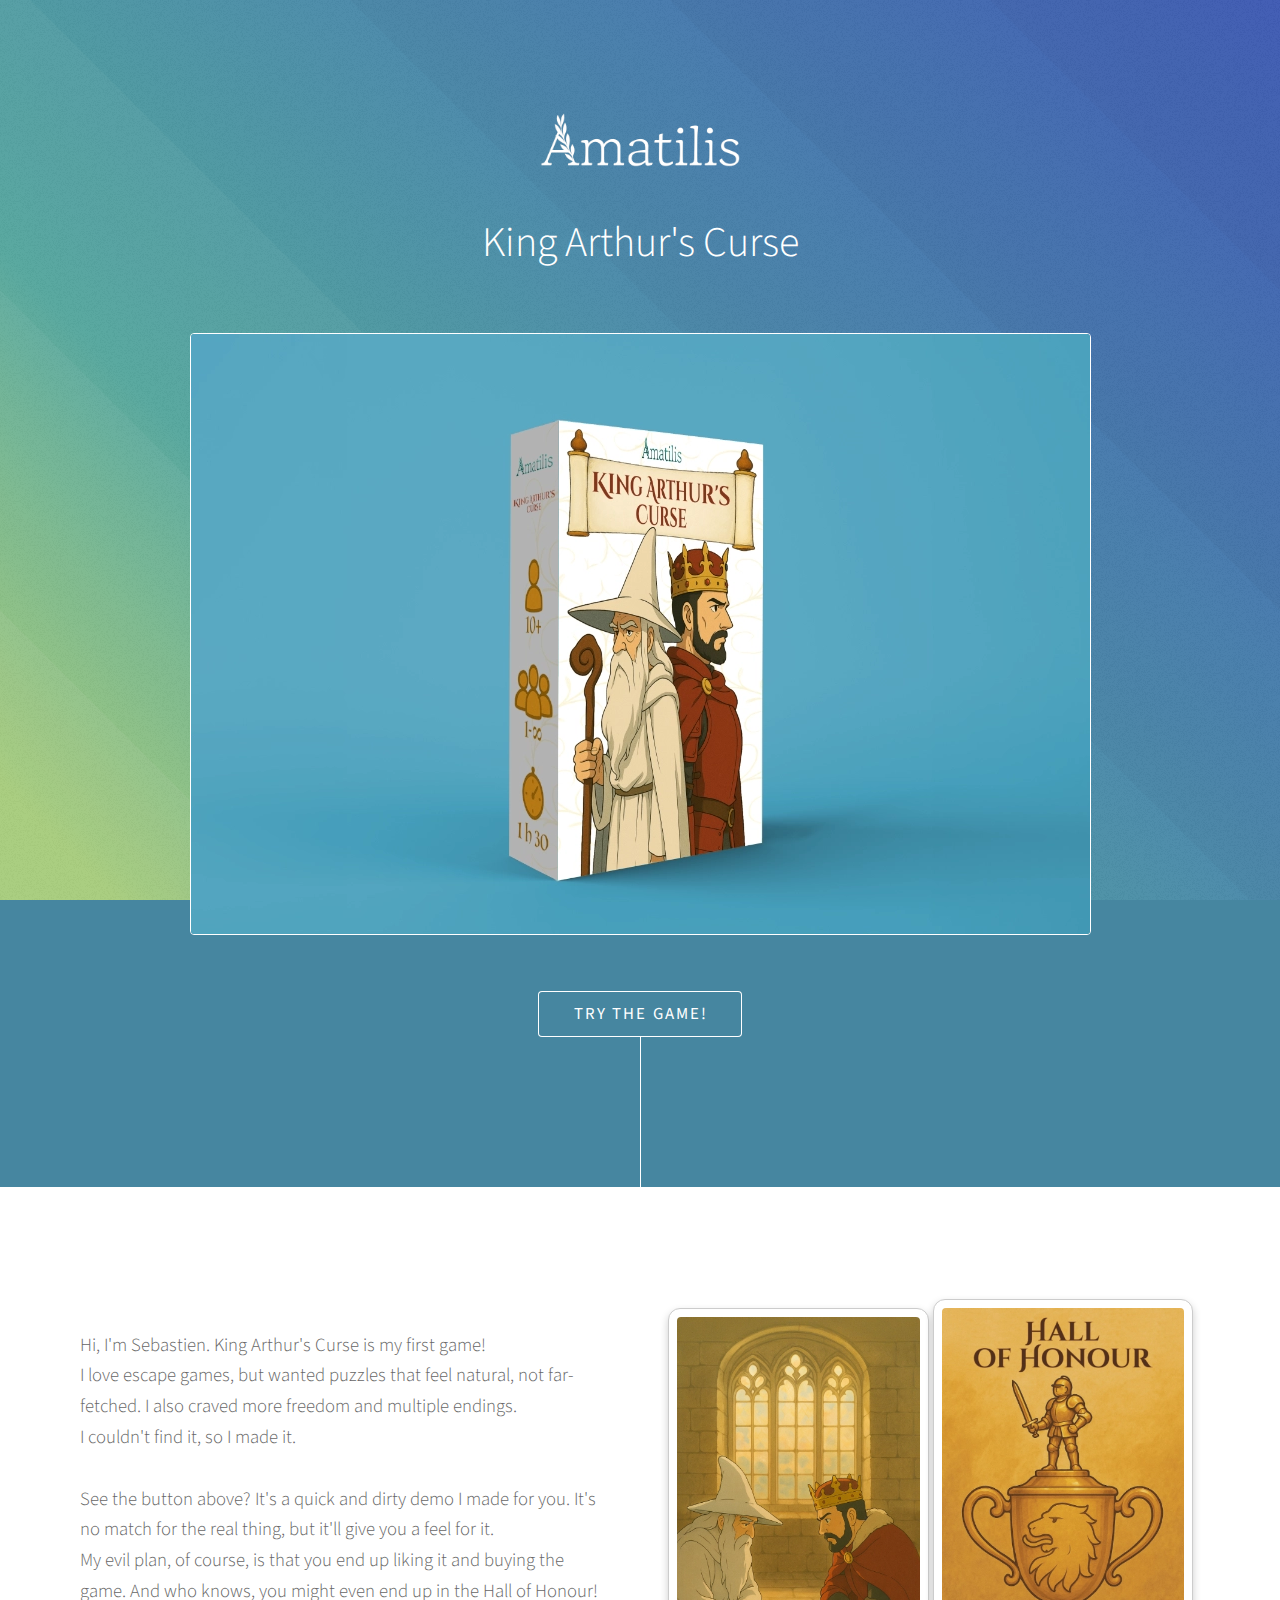
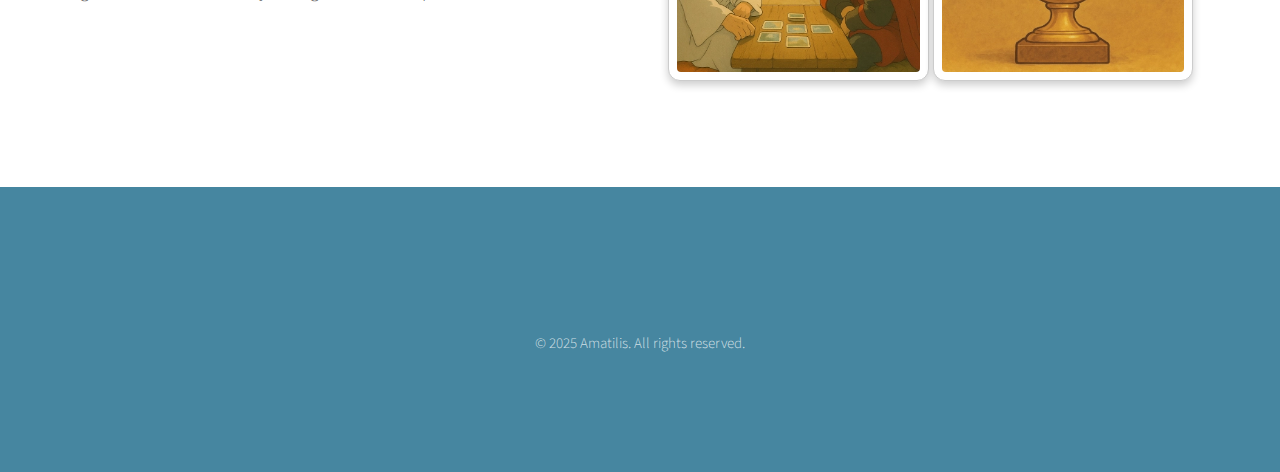
<file: index.html>
<!DOCTYPE HTML>
<html>
	<head>
		<title>Amatilis</title>
		<meta charset="utf-8" />
		<meta name="viewport" content="width=device-width, initial-scale=1, user-scalable=no" />
		<link rel="stylesheet" href="assets/css/main.css" />
		<link rel="stylesheet" href="assets/css/sb_added.css" />
		<noscript><link rel="stylesheet" href="assets/css/noscript.css" /></noscript>
	</head>
	<body class="is-preload">



		<!-- Header -->
			<section id="header">
				<div class="inner">

					<div class="box alt">
						<img src="images/logo - white - SD.webp" width=200 alt="Logo of the company Amatilis" />
					</div>
					<!-- <span class="icon solid major fa-cloud"></span> -->
					<h1>
						King Arthur's Curse
					</h1>
					<br/>
					<br/>
					<div class="box alt">
							<img class="image" style="max-width: 80%; height:auto; border: solid 1px; border-color: #ffffff;" src="images/mockup-box-4 - SD.webp" alt="Box of the game King Arthus's Curse, by Amatilis" />
					</div>

					<!-- <ul class="actions special">
						<li><a href="#one" class="button scrolly">Discover</a></li>
					</ul> -->
					<ul class="actions special">
						<a href="/demo/" class="button">Try the game!</a>
					</ul>
				</div>
			</section>

		<!-- One -->
			<section id="one" class="main style1">
				<div class="container">
					<div class="row gtr-150">
						<div class="col-6 col-12-medium">
							<p><br/>Hi, I'm Sebastien. King Arthur's Curse is my first game!<br/>
								I love escape games, but wanted puzzles that feel natural, not far-fetched. I also craved more freedom and multiple endings. <br/>
								I couldn't find it, so I made it. <br/><br/>
								
								See the button above? It's a quick and dirty demo I made for you. It's no match for the real thing, but it'll give you a feel for it. <br/>

								My evil plan, of course, is that you end up liking it and buying the game. And who knows, you might even end up in the Hall of Honour!
						</div>
						<div class="col-6 col-12-medium imp-medium">
							<div class="card-frame" style="max-width: 49%">
								<span class="image"><img style="width: 100%" src="images/COVER-003.webp" alt="First card from the game King Arthur's Curse, by Amatilis" /></span>
							</div>
							<div class="card-frame"  style="max-width: 49%"">
								<span class="image"><img style="width: 100%" src="images/hall_of_honour.webp" alt="Card Hall of Honour, from the game King Arthur's Curse, by Amatilis" /></span>
							</div>
							<br/><br/>
						</div>
					</div>
				</div>
			</section>


		<!-- Footer -->
			<section id="footer">
				<!-- <ul class="icons">
					<li><a href="#" class="icon brands alt fa-twitter"><span class="label">Twitter</span></a></li>
					<li><a href="#" class="icon brands alt fa-facebook-f"><span class="label">Facebook</span></a></li>
					<li><a href="#" class="icon brands alt fa-instagram"><span class="label">Instagram</span></a></li>
					<li><a href="#" class="icon brands alt fa-github"><span class="label">GitHub</span></a></li>
					<li><a href="#" class="icon solid alt fa-envelope"><span class="label">Email</span></a></li>
				</ul> -->
				<ul class="copyright">
					<li>&copy; 2025 Amatilis. All rights reserved.</li></li>
				</ul>
			</section>

		<!-- Scripts -->
			<script src="assets/js/jquery.min.js"></script>
			<script src="assets/js/jquery.scrolly.min.js"></script>
			<script src="assets/js/browser.min.js"></script>
			<script src="assets/js/breakpoints.min.js"></script>
			<script src="assets/js/util.js"></script>
			<script src="assets/js/main.js"></script>

	</body>
</html>
</file>
<file: assets/css/sb_added.css>
.card-frame {
	display: inline-block;
	line-height: 0;
	padding: 8px;
	background: white;
	border: 1px solid #ccc;
	border-radius: 12px;
	box-shadow: 0 4px 8px rgba(0, 0, 0, 0.2);
  }
</file>
<file: assets/css/noscript.css>
/*
	Photon by HTML5 UP
	html5up.net | @ajlkn
	Free for personal and commercial use under the CCA 3.0 license (html5up.net/license)
*/

/* Header */

	body.is-preload #header .inner {
		-moz-transform: none;
		-webkit-transform: none;
		-ms-transform: none;
		transform: none;
		opacity: 1;
	}

		body.is-preload #header .inner .actions {
			-moz-transform: none;
			-webkit-transform: none;
			-ms-transform: none;
			transform: none;
			opacity: 1;
		}

	body.is-preload #header:after {
		opacity: 0;
	}
</file>
<file: assets/css/main.css>
@import url("fontawesome-all.min.css");
@import url("https://fonts.googleapis.com/css?family=Source+Sans+Pro:300,300italic,400,400italic");

/*
	Photon by HTML5 UP
	html5up.net | @ajlkn
	Free for personal and commercial use under the CCA 3.0 license (html5up.net/license)
*/

html, body, div, span, applet, object,
iframe, h1, h2, h3, h4, h5, h6, p, blockquote,
pre, a, abbr, acronym, address, big, cite,
code, del, dfn, em, img, ins, kbd, q, s, samp,
small, strike, strong, sub, sup, tt, var, b,
u, i, center, dl, dt, dd, ol, ul, li, fieldset,
form, label, legend, table, caption, tbody,
tfoot, thead, tr, th, td, article, aside,
canvas, details, embed, figure, figcaption,
footer, header, hgroup, menu, nav, output, ruby,
section, summary, time, mark, audio, video {
	margin: 0;
	padding: 0;
	border: 0;
	font-size: 100%;
	font: inherit;
	vertical-align: baseline;}

article, aside, details, figcaption, figure,
footer, header, hgroup, menu, nav, section {
	display: block;}

body {
	line-height: 1;
}

ol, ul {
	list-style: none;
}

blockquote, q {
	quotes: none;
}

	blockquote:before, blockquote:after, q:before, q:after {
		content: '';
		content: none;
	}

table {
	border-collapse: collapse;
	border-spacing: 0;
}

body {
	-webkit-text-size-adjust: none;
}

mark {
	background-color: transparent;
	color: inherit;
}

input::-moz-focus-inner {
	border: 0;
	padding: 0;
}

input, select, textarea {
	-moz-appearance: none;
	-webkit-appearance: none;
	-ms-appearance: none;
	appearance: none;
}

/* Basic */

	html {
		box-sizing: border-box;
	}

	*, *:before, *:after {
		box-sizing: inherit;
	}

	body {
		background: #fff;
	}

		body.is-preload *, body.is-preload *:before, body.is-preload *:after {
			-moz-animation: none !important;
			-webkit-animation: none !important;
			-ms-animation: none !important;
			animation: none !important;
			-moz-transition: none !important;
			-webkit-transition: none !important;
			-ms-transition: none !important;
			transition: none !important;
		}

	body, input, select, textarea {
		color: #666;
		font-family: "Source Sans Pro", Helvetica, sans-serif;
		font-size: 16pt;
		font-weight: 300;
		line-height: 1.65em;
	}

	a {
		-moz-transition: color 0.2s ease-in-out, border-color 0.2s ease-in-out;
		-webkit-transition: color 0.2s ease-in-out, border-color 0.2s ease-in-out;
		-ms-transition: color 0.2s ease-in-out, border-color 0.2s ease-in-out;
		transition: color 0.2s ease-in-out, border-color 0.2s ease-in-out;
		border-bottom: dotted 1px #666;
		color: inherit;
		text-decoration: none;
	}

		a:hover {
			border-bottom-color: transparent !important;
			color: #6bd4c8;
		}

	strong, b {
		color: #555;
		font-weight: 400;
	}

	em, i {
		font-style: italic;
	}

	p {
		margin: 0 0 2em 0;
	}

	h1, h2, h3, h4, h5, h6 {
		color: #555;
		line-height: 1em;
		margin: 0 0 1em 0;
	}

		h1 a, h2 a, h3 a, h4 a, h5 a, h6 a {
			color: inherit;
			text-decoration: none;
		}

	h1 {
		font-size: 2.25em;
		line-height: 1.35em;
	}

	h2 {
		font-size: 2em;
		line-height: 1.35em;
	}

	h3 {
		font-size: 1.35em;
		line-height: 1.5em;
	}

	h4 {
		font-size: 1.25em;
		line-height: 1.5em;
	}

	h5 {
		font-size: 0.9em;
		line-height: 1.5em;
	}

	h6 {
		font-size: 0.7em;
		line-height: 1.5em;
	}

	sub {
		font-size: 0.8em;
		position: relative;
		top: 0.5em;
	}

	sup {
		font-size: 0.8em;
		position: relative;
		top: -0.5em;
	}

	hr {
		border: 0;
		border-bottom: solid 1px rgba(144, 144, 144, 0.5);
		margin: 2em 0;
	}

		hr.major {
			margin: 3em 0;
		}

	blockquote {
		border-left: solid 4px rgba(144, 144, 144, 0.5);
		font-style: italic;
		margin: 0 0 2em 0;
		padding: 0.5em 0 0.5em 2em;
	}

	code {
		background: rgba(144, 144, 144, 0.075);
		border-radius: 4px;
		border: solid 1px rgba(144, 144, 144, 0.5);
		font-family: "Courier New", monospace;
		font-size: 0.9em;
		margin: 0 0.25em;
		padding: 0.25em 0.65em;
	}

	pre {
		-webkit-overflow-scrolling: touch;
		font-family: "Courier New", monospace;
		font-size: 0.9em;
		margin: 0 0 2em 0;
	}

		pre code {
			display: block;
			line-height: 1.75em;
			padding: 1em 1.5em;
			overflow-x: auto;
		}

	.align-left {
		text-align: left;
	}

	.align-center {
		text-align: center;
	}

	.align-right {
		text-align: right;
	}

/* Container */

	.container {
		margin: 0 auto;
		max-width: calc(100% - 4em);
		width: 60em;
	}

		.container.xsmall {
			width: 15em;
		}

		.container.small {
			width: 30em;
		}

		.container.medium {
			width: 45em;
		}

		.container.large {
			width: 75em;
		}

		.container.xlarge {
			width: 90em;
		}

		.container.max {
			width: 100%;
		}

		@media screen and (max-width: 980px) {

			.container {
				max-width: 100% !important;
				width: 100% !important;
			}

		}

		@media screen and (max-width: 480px) {

			.container {
				max-width: calc(100% - 3em);
			}

		}

/* Row */

	.row {
		display: flex;
		flex-wrap: wrap;
		box-sizing: border-box;
		align-items: stretch;
	}

		.row > * {
			box-sizing: border-box;
		}

		.row.gtr-uniform > * > :last-child {
			margin-bottom: 0;
		}

		.row.aln-left {
			justify-content: flex-start;
		}

		.row.aln-center {
			justify-content: center;
		}

		.row.aln-right {
			justify-content: flex-end;
		}

		.row.aln-top {
			align-items: flex-start;
		}

		.row.aln-middle {
			align-items: center;
		}

		.row.aln-bottom {
			align-items: flex-end;
		}

		.row > .imp {
			order: -1;
		}

		.row > .col-1 {
			width: 8.33333%;
		}

		.row > .off-1 {
			margin-left: 8.33333%;
		}

		.row > .col-2 {
			width: 16.66667%;
		}

		.row > .off-2 {
			margin-left: 16.66667%;
		}

		.row > .col-3 {
			width: 25%;
		}

		.row > .off-3 {
			margin-left: 25%;
		}

		.row > .col-4 {
			width: 33.33333%;
		}

		.row > .off-4 {
			margin-left: 33.33333%;
		}

		.row > .col-5 {
			width: 41.66667%;
		}

		.row > .off-5 {
			margin-left: 41.66667%;
		}

		.row > .col-6 {
			width: 50%;
		}

		.row > .off-6 {
			margin-left: 50%;
		}

		.row > .col-7 {
			width: 58.33333%;
		}

		.row > .off-7 {
			margin-left: 58.33333%;
		}

		.row > .col-8 {
			width: 66.66667%;
		}

		.row > .off-8 {
			margin-left: 66.66667%;
		}

		.row > .col-9 {
			width: 75%;
		}

		.row > .off-9 {
			margin-left: 75%;
		}

		.row > .col-10 {
			width: 83.33333%;
		}

		.row > .off-10 {
			margin-left: 83.33333%;
		}

		.row > .col-11 {
			width: 91.66667%;
		}

		.row > .off-11 {
			margin-left: 91.66667%;
		}

		.row > .col-12 {
			width: 100%;
		}

		.row > .off-12 {
			margin-left: 100%;
		}

		.row.gtr-0 {
			margin-top: 0;
			margin-left: 0em;
		}

			.row.gtr-0 > * {
				padding: 0 0 0 0em;
			}

			.row.gtr-0.gtr-uniform {
				margin-top: 0em;
			}

				.row.gtr-0.gtr-uniform > * {
					padding-top: 0em;
				}

		.row.gtr-25 {
			margin-top: 0;
			margin-left: -0.5em;
		}

			.row.gtr-25 > * {
				padding: 0 0 0 0.5em;
			}

			.row.gtr-25.gtr-uniform {
				margin-top: -0.5em;
			}

				.row.gtr-25.gtr-uniform > * {
					padding-top: 0.5em;
				}

		.row.gtr-50 {
			margin-top: 0;
			margin-left: -1em;
		}

			.row.gtr-50 > * {
				padding: 0 0 0 1em;
			}

			.row.gtr-50.gtr-uniform {
				margin-top: -1em;
			}

				.row.gtr-50.gtr-uniform > * {
					padding-top: 1em;
				}

		.row {
			margin-top: 0;
			margin-left: -2em;
		}

			.row > * {
				padding: 0 0 0 2em;
			}

			.row.gtr-uniform {
				margin-top: -2em;
			}

				.row.gtr-uniform > * {
					padding-top: 2em;
				}

		.row.gtr-150 {
			margin-top: 0;
			margin-left: -3em;
		}

			.row.gtr-150 > * {
				padding: 0 0 0 3em;
			}

			.row.gtr-150.gtr-uniform {
				margin-top: -3em;
			}

				.row.gtr-150.gtr-uniform > * {
					padding-top: 3em;
				}

		.row.gtr-200 {
			margin-top: 0;
			margin-left: -4em;
		}

			.row.gtr-200 > * {
				padding: 0 0 0 4em;
			}

			.row.gtr-200.gtr-uniform {
				margin-top: -4em;
			}

				.row.gtr-200.gtr-uniform > * {
					padding-top: 4em;
				}

		@media screen and (max-width: 1680px) {

			.row {
				display: flex;
				flex-wrap: wrap;
				box-sizing: border-box;
				align-items: stretch;
			}

				.row > * {
					box-sizing: border-box;
				}

				.row.gtr-uniform > * > :last-child {
					margin-bottom: 0;
				}

				.row.aln-left {
					justify-content: flex-start;
				}

				.row.aln-center {
					justify-content: center;
				}

				.row.aln-right {
					justify-content: flex-end;
				}

				.row.aln-top {
					align-items: flex-start;
				}

				.row.aln-middle {
					align-items: center;
				}

				.row.aln-bottom {
					align-items: flex-end;
				}

				.row > .imp-xlarge {
					order: -1;
				}

				.row > .col-1-xlarge {
					width: 8.33333%;
				}

				.row > .off-1-xlarge {
					margin-left: 8.33333%;
				}

				.row > .col-2-xlarge {
					width: 16.66667%;
				}

				.row > .off-2-xlarge {
					margin-left: 16.66667%;
				}

				.row > .col-3-xlarge {
					width: 25%;
				}

				.row > .off-3-xlarge {
					margin-left: 25%;
				}

				.row > .col-4-xlarge {
					width: 33.33333%;
				}

				.row > .off-4-xlarge {
					margin-left: 33.33333%;
				}

				.row > .col-5-xlarge {
					width: 41.66667%;
				}

				.row > .off-5-xlarge {
					margin-left: 41.66667%;
				}

				.row > .col-6-xlarge {
					width: 50%;
				}

				.row > .off-6-xlarge {
					margin-left: 50%;
				}

				.row > .col-7-xlarge {
					width: 58.33333%;
				}

				.row > .off-7-xlarge {
					margin-left: 58.33333%;
				}

				.row > .col-8-xlarge {
					width: 66.66667%;
				}

				.row > .off-8-xlarge {
					margin-left: 66.66667%;
				}

				.row > .col-9-xlarge {
					width: 75%;
				}

				.row > .off-9-xlarge {
					margin-left: 75%;
				}

				.row > .col-10-xlarge {
					width: 83.33333%;
				}

				.row > .off-10-xlarge {
					margin-left: 83.33333%;
				}

				.row > .col-11-xlarge {
					width: 91.66667%;
				}

				.row > .off-11-xlarge {
					margin-left: 91.66667%;
				}

				.row > .col-12-xlarge {
					width: 100%;
				}

				.row > .off-12-xlarge {
					margin-left: 100%;
				}

				.row.gtr-0 {
					margin-top: 0;
					margin-left: 0em;
				}

					.row.gtr-0 > * {
						padding: 0 0 0 0em;
					}

					.row.gtr-0.gtr-uniform {
						margin-top: 0em;
					}

						.row.gtr-0.gtr-uniform > * {
							padding-top: 0em;
						}

				.row.gtr-25 {
					margin-top: 0;
					margin-left: -0.5em;
				}

					.row.gtr-25 > * {
						padding: 0 0 0 0.5em;
					}

					.row.gtr-25.gtr-uniform {
						margin-top: -0.5em;
					}

						.row.gtr-25.gtr-uniform > * {
							padding-top: 0.5em;
						}

				.row.gtr-50 {
					margin-top: 0;
					margin-left: -1em;
				}

					.row.gtr-50 > * {
						padding: 0 0 0 1em;
					}

					.row.gtr-50.gtr-uniform {
						margin-top: -1em;
					}

						.row.gtr-50.gtr-uniform > * {
							padding-top: 1em;
						}

				.row {
					margin-top: 0;
					margin-left: -2em;
				}

					.row > * {
						padding: 0 0 0 2em;
					}

					.row.gtr-uniform {
						margin-top: -2em;
					}

						.row.gtr-uniform > * {
							padding-top: 2em;
						}

				.row.gtr-150 {
					margin-top: 0;
					margin-left: -3em;
				}

					.row.gtr-150 > * {
						padding: 0 0 0 3em;
					}

					.row.gtr-150.gtr-uniform {
						margin-top: -3em;
					}

						.row.gtr-150.gtr-uniform > * {
							padding-top: 3em;
						}

				.row.gtr-200 {
					margin-top: 0;
					margin-left: -4em;
				}

					.row.gtr-200 > * {
						padding: 0 0 0 4em;
					}

					.row.gtr-200.gtr-uniform {
						margin-top: -4em;
					}

						.row.gtr-200.gtr-uniform > * {
							padding-top: 4em;
						}

		}

		@media screen and (max-width: 1140px) {

			.row {
				display: flex;
				flex-wrap: wrap;
				box-sizing: border-box;
				align-items: stretch;
			}

				.row > * {
					box-sizing: border-box;
				}

				.row.gtr-uniform > * > :last-child {
					margin-bottom: 0;
				}

				.row.aln-left {
					justify-content: flex-start;
				}

				.row.aln-center {
					justify-content: center;
				}

				.row.aln-right {
					justify-content: flex-end;
				}

				.row.aln-top {
					align-items: flex-start;
				}

				.row.aln-middle {
					align-items: center;
				}

				.row.aln-bottom {
					align-items: flex-end;
				}

				.row > .imp-large {
					order: -1;
				}

				.row > .col-1-large {
					width: 8.33333%;
				}

				.row > .off-1-large {
					margin-left: 8.33333%;
				}

				.row > .col-2-large {
					width: 16.66667%;
				}

				.row > .off-2-large {
					margin-left: 16.66667%;
				}

				.row > .col-3-large {
					width: 25%;
				}

				.row > .off-3-large {
					margin-left: 25%;
				}

				.row > .col-4-large {
					width: 33.33333%;
				}

				.row > .off-4-large {
					margin-left: 33.33333%;
				}

				.row > .col-5-large {
					width: 41.66667%;
				}

				.row > .off-5-large {
					margin-left: 41.66667%;
				}

				.row > .col-6-large {
					width: 50%;
				}

				.row > .off-6-large {
					margin-left: 50%;
				}

				.row > .col-7-large {
					width: 58.33333%;
				}

				.row > .off-7-large {
					margin-left: 58.33333%;
				}

				.row > .col-8-large {
					width: 66.66667%;
				}

				.row > .off-8-large {
					margin-left: 66.66667%;
				}

				.row > .col-9-large {
					width: 75%;
				}

				.row > .off-9-large {
					margin-left: 75%;
				}

				.row > .col-10-large {
					width: 83.33333%;
				}

				.row > .off-10-large {
					margin-left: 83.33333%;
				}

				.row > .col-11-large {
					width: 91.66667%;
				}

				.row > .off-11-large {
					margin-left: 91.66667%;
				}

				.row > .col-12-large {
					width: 100%;
				}

				.row > .off-12-large {
					margin-left: 100%;
				}

				.row.gtr-0 {
					margin-top: 0;
					margin-left: 0em;
				}

					.row.gtr-0 > * {
						padding: 0 0 0 0em;
					}

					.row.gtr-0.gtr-uniform {
						margin-top: 0em;
					}

						.row.gtr-0.gtr-uniform > * {
							padding-top: 0em;
						}

				.row.gtr-25 {
					margin-top: 0;
					margin-left: -0.5em;
				}

					.row.gtr-25 > * {
						padding: 0 0 0 0.5em;
					}

					.row.gtr-25.gtr-uniform {
						margin-top: -0.5em;
					}

						.row.gtr-25.gtr-uniform > * {
							padding-top: 0.5em;
						}

				.row.gtr-50 {
					margin-top: 0;
					margin-left: -1em;
				}

					.row.gtr-50 > * {
						padding: 0 0 0 1em;
					}

					.row.gtr-50.gtr-uniform {
						margin-top: -1em;
					}

						.row.gtr-50.gtr-uniform > * {
							padding-top: 1em;
						}

				.row {
					margin-top: 0;
					margin-left: -2em;
				}

					.row > * {
						padding: 0 0 0 2em;
					}

					.row.gtr-uniform {
						margin-top: -2em;
					}

						.row.gtr-uniform > * {
							padding-top: 2em;
						}

				.row.gtr-150 {
					margin-top: 0;
					margin-left: -3em;
				}

					.row.gtr-150 > * {
						padding: 0 0 0 3em;
					}

					.row.gtr-150.gtr-uniform {
						margin-top: -3em;
					}

						.row.gtr-150.gtr-uniform > * {
							padding-top: 3em;
						}

				.row.gtr-200 {
					margin-top: 0;
					margin-left: -4em;
				}

					.row.gtr-200 > * {
						padding: 0 0 0 4em;
					}

					.row.gtr-200.gtr-uniform {
						margin-top: -4em;
					}

						.row.gtr-200.gtr-uniform > * {
							padding-top: 4em;
						}

		}

		@media screen and (max-width: 980px) {

			.row {
				display: flex;
				flex-wrap: wrap;
				box-sizing: border-box;
				align-items: stretch;
			}

				.row > * {
					box-sizing: border-box;
				}

				.row.gtr-uniform > * > :last-child {
					margin-bottom: 0;
				}

				.row.aln-left {
					justify-content: flex-start;
				}

				.row.aln-center {
					justify-content: center;
				}

				.row.aln-right {
					justify-content: flex-end;
				}

				.row.aln-top {
					align-items: flex-start;
				}

				.row.aln-middle {
					align-items: center;
				}

				.row.aln-bottom {
					align-items: flex-end;
				}

				.row > .imp-medium {
					order: -1;
				}

				.row > .col-1-medium {
					width: 8.33333%;
				}

				.row > .off-1-medium {
					margin-left: 8.33333%;
				}

				.row > .col-2-medium {
					width: 16.66667%;
				}

				.row > .off-2-medium {
					margin-left: 16.66667%;
				}

				.row > .col-3-medium {
					width: 25%;
				}

				.row > .off-3-medium {
					margin-left: 25%;
				}

				.row > .col-4-medium {
					width: 33.33333%;
				}

				.row > .off-4-medium {
					margin-left: 33.33333%;
				}

				.row > .col-5-medium {
					width: 41.66667%;
				}

				.row > .off-5-medium {
					margin-left: 41.66667%;
				}

				.row > .col-6-medium {
					width: 50%;
				}

				.row > .off-6-medium {
					margin-left: 50%;
				}

				.row > .col-7-medium {
					width: 58.33333%;
				}

				.row > .off-7-medium {
					margin-left: 58.33333%;
				}

				.row > .col-8-medium {
					width: 66.66667%;
				}

				.row > .off-8-medium {
					margin-left: 66.66667%;
				}

				.row > .col-9-medium {
					width: 75%;
				}

				.row > .off-9-medium {
					margin-left: 75%;
				}

				.row > .col-10-medium {
					width: 83.33333%;
				}

				.row > .off-10-medium {
					margin-left: 83.33333%;
				}

				.row > .col-11-medium {
					width: 91.66667%;
				}

				.row > .off-11-medium {
					margin-left: 91.66667%;
				}

				.row > .col-12-medium {
					width: 100%;
				}

				.row > .off-12-medium {
					margin-left: 100%;
				}

				.row.gtr-0 {
					margin-top: 0;
					margin-left: 0em;
				}

					.row.gtr-0 > * {
						padding: 0 0 0 0em;
					}

					.row.gtr-0.gtr-uniform {
						margin-top: 0em;
					}

						.row.gtr-0.gtr-uniform > * {
							padding-top: 0em;
						}

				.row.gtr-25 {
					margin-top: 0;
					margin-left: -0.5em;
				}

					.row.gtr-25 > * {
						padding: 0 0 0 0.5em;
					}

					.row.gtr-25.gtr-uniform {
						margin-top: -0.5em;
					}

						.row.gtr-25.gtr-uniform > * {
							padding-top: 0.5em;
						}

				.row.gtr-50 {
					margin-top: 0;
					margin-left: -1em;
				}

					.row.gtr-50 > * {
						padding: 0 0 0 1em;
					}

					.row.gtr-50.gtr-uniform {
						margin-top: -1em;
					}

						.row.gtr-50.gtr-uniform > * {
							padding-top: 1em;
						}

				.row {
					margin-top: 0;
					margin-left: -2em;
				}

					.row > * {
						padding: 0 0 0 2em;
					}

					.row.gtr-uniform {
						margin-top: -2em;
					}

						.row.gtr-uniform > * {
							padding-top: 2em;
						}

				.row.gtr-150 {
					margin-top: 0;
					margin-left: -3em;
				}

					.row.gtr-150 > * {
						padding: 0 0 0 3em;
					}

					.row.gtr-150.gtr-uniform {
						margin-top: -3em;
					}

						.row.gtr-150.gtr-uniform > * {
							padding-top: 3em;
						}

				.row.gtr-200 {
					margin-top: 0;
					margin-left: -4em;
				}

					.row.gtr-200 > * {
						padding: 0 0 0 4em;
					}

					.row.gtr-200.gtr-uniform {
						margin-top: -4em;
					}

						.row.gtr-200.gtr-uniform > * {
							padding-top: 4em;
						}

		}

		@media screen and (max-width: 736px) {

			.row {
				display: flex;
				flex-wrap: wrap;
				box-sizing: border-box;
				align-items: stretch;
			}

				.row > * {
					box-sizing: border-box;
				}

				.row.gtr-uniform > * > :last-child {
					margin-bottom: 0;
				}

				.row.aln-left {
					justify-content: flex-start;
				}

				.row.aln-center {
					justify-content: center;
				}

				.row.aln-right {
					justify-content: flex-end;
				}

				.row.aln-top {
					align-items: flex-start;
				}

				.row.aln-middle {
					align-items: center;
				}

				.row.aln-bottom {
					align-items: flex-end;
				}

				.row > .imp-small {
					order: -1;
				}

				.row > .col-1-small {
					width: 8.33333%;
				}

				.row > .off-1-small {
					margin-left: 8.33333%;
				}

				.row > .col-2-small {
					width: 16.66667%;
				}

				.row > .off-2-small {
					margin-left: 16.66667%;
				}

				.row > .col-3-small {
					width: 25%;
				}

				.row > .off-3-small {
					margin-left: 25%;
				}

				.row > .col-4-small {
					width: 33.33333%;
				}

				.row > .off-4-small {
					margin-left: 33.33333%;
				}

				.row > .col-5-small {
					width: 41.66667%;
				}

				.row > .off-5-small {
					margin-left: 41.66667%;
				}

				.row > .col-6-small {
					width: 50%;
				}

				.row > .off-6-small {
					margin-left: 50%;
				}

				.row > .col-7-small {
					width: 58.33333%;
				}

				.row > .off-7-small {
					margin-left: 58.33333%;
				}

				.row > .col-8-small {
					width: 66.66667%;
				}

				.row > .off-8-small {
					margin-left: 66.66667%;
				}

				.row > .col-9-small {
					width: 75%;
				}

				.row > .off-9-small {
					margin-left: 75%;
				}

				.row > .col-10-small {
					width: 83.33333%;
				}

				.row > .off-10-small {
					margin-left: 83.33333%;
				}

				.row > .col-11-small {
					width: 91.66667%;
				}

				.row > .off-11-small {
					margin-left: 91.66667%;
				}

				.row > .col-12-small {
					width: 100%;
				}

				.row > .off-12-small {
					margin-left: 100%;
				}

				.row.gtr-0 {
					margin-top: 0;
					margin-left: 0em;
				}

					.row.gtr-0 > * {
						padding: 0 0 0 0em;
					}

					.row.gtr-0.gtr-uniform {
						margin-top: 0em;
					}

						.row.gtr-0.gtr-uniform > * {
							padding-top: 0em;
						}

				.row.gtr-25 {
					margin-top: 0;
					margin-left: -0.5em;
				}

					.row.gtr-25 > * {
						padding: 0 0 0 0.5em;
					}

					.row.gtr-25.gtr-uniform {
						margin-top: -0.5em;
					}

						.row.gtr-25.gtr-uniform > * {
							padding-top: 0.5em;
						}

				.row.gtr-50 {
					margin-top: 0;
					margin-left: -1em;
				}

					.row.gtr-50 > * {
						padding: 0 0 0 1em;
					}

					.row.gtr-50.gtr-uniform {
						margin-top: -1em;
					}

						.row.gtr-50.gtr-uniform > * {
							padding-top: 1em;
						}

				.row {
					margin-top: 0;
					margin-left: -2em;
				}

					.row > * {
						padding: 0 0 0 2em;
					}

					.row.gtr-uniform {
						margin-top: -2em;
					}

						.row.gtr-uniform > * {
							padding-top: 2em;
						}

				.row.gtr-150 {
					margin-top: 0;
					margin-left: -3em;
				}

					.row.gtr-150 > * {
						padding: 0 0 0 3em;
					}

					.row.gtr-150.gtr-uniform {
						margin-top: -3em;
					}

						.row.gtr-150.gtr-uniform > * {
							padding-top: 3em;
						}

				.row.gtr-200 {
					margin-top: 0;
					margin-left: -4em;
				}

					.row.gtr-200 > * {
						padding: 0 0 0 4em;
					}

					.row.gtr-200.gtr-uniform {
						margin-top: -4em;
					}

						.row.gtr-200.gtr-uniform > * {
							padding-top: 4em;
						}

		}

		@media screen and (max-width: 480px) {

			.row {
				display: flex;
				flex-wrap: wrap;
				box-sizing: border-box;
				align-items: stretch;
			}

				.row > * {
					box-sizing: border-box;
				}

				.row.gtr-uniform > * > :last-child {
					margin-bottom: 0;
				}

				.row.aln-left {
					justify-content: flex-start;
				}

				.row.aln-center {
					justify-content: center;
				}

				.row.aln-right {
					justify-content: flex-end;
				}

				.row.aln-top {
					align-items: flex-start;
				}

				.row.aln-middle {
					align-items: center;
				}

				.row.aln-bottom {
					align-items: flex-end;
				}

				.row > .imp-xsmall {
					order: -1;
				}

				.row > .col-1-xsmall {
					width: 8.33333%;
				}

				.row > .off-1-xsmall {
					margin-left: 8.33333%;
				}

				.row > .col-2-xsmall {
					width: 16.66667%;
				}

				.row > .off-2-xsmall {
					margin-left: 16.66667%;
				}

				.row > .col-3-xsmall {
					width: 25%;
				}

				.row > .off-3-xsmall {
					margin-left: 25%;
				}

				.row > .col-4-xsmall {
					width: 33.33333%;
				}

				.row > .off-4-xsmall {
					margin-left: 33.33333%;
				}

				.row > .col-5-xsmall {
					width: 41.66667%;
				}

				.row > .off-5-xsmall {
					margin-left: 41.66667%;
				}

				.row > .col-6-xsmall {
					width: 50%;
				}

				.row > .off-6-xsmall {
					margin-left: 50%;
				}

				.row > .col-7-xsmall {
					width: 58.33333%;
				}

				.row > .off-7-xsmall {
					margin-left: 58.33333%;
				}

				.row > .col-8-xsmall {
					width: 66.66667%;
				}

				.row > .off-8-xsmall {
					margin-left: 66.66667%;
				}

				.row > .col-9-xsmall {
					width: 75%;
				}

				.row > .off-9-xsmall {
					margin-left: 75%;
				}

				.row > .col-10-xsmall {
					width: 83.33333%;
				}

				.row > .off-10-xsmall {
					margin-left: 83.33333%;
				}

				.row > .col-11-xsmall {
					width: 91.66667%;
				}

				.row > .off-11-xsmall {
					margin-left: 91.66667%;
				}

				.row > .col-12-xsmall {
					width: 100%;
				}

				.row > .off-12-xsmall {
					margin-left: 100%;
				}

				.row.gtr-0 {
					margin-top: 0;
					margin-left: 0em;
				}

					.row.gtr-0 > * {
						padding: 0 0 0 0em;
					}

					.row.gtr-0.gtr-uniform {
						margin-top: 0em;
					}

						.row.gtr-0.gtr-uniform > * {
							padding-top: 0em;
						}

				.row.gtr-25 {
					margin-top: 0;
					margin-left: -0.5em;
				}

					.row.gtr-25 > * {
						padding: 0 0 0 0.5em;
					}

					.row.gtr-25.gtr-uniform {
						margin-top: -0.5em;
					}

						.row.gtr-25.gtr-uniform > * {
							padding-top: 0.5em;
						}

				.row.gtr-50 {
					margin-top: 0;
					margin-left: -1em;
				}

					.row.gtr-50 > * {
						padding: 0 0 0 1em;
					}

					.row.gtr-50.gtr-uniform {
						margin-top: -1em;
					}

						.row.gtr-50.gtr-uniform > * {
							padding-top: 1em;
						}

				.row {
					margin-top: 0;
					margin-left: -2em;
				}

					.row > * {
						padding: 0 0 0 2em;
					}

					.row.gtr-uniform {
						margin-top: -2em;
					}

						.row.gtr-uniform > * {
							padding-top: 2em;
						}

				.row.gtr-150 {
					margin-top: 0;
					margin-left: -3em;
				}

					.row.gtr-150 > * {
						padding: 0 0 0 3em;
					}

					.row.gtr-150.gtr-uniform {
						margin-top: -3em;
					}

						.row.gtr-150.gtr-uniform > * {
							padding-top: 3em;
						}

				.row.gtr-200 {
					margin-top: 0;
					margin-left: -4em;
				}

					.row.gtr-200 > * {
						padding: 0 0 0 4em;
					}

					.row.gtr-200.gtr-uniform {
						margin-top: -4em;
					}

						.row.gtr-200.gtr-uniform > * {
							padding-top: 4em;
						}

		}

		@media screen and (max-width: 320px) {

			.row {
				display: flex;
				flex-wrap: wrap;
				box-sizing: border-box;
				align-items: stretch;
			}

				.row > * {
					box-sizing: border-box;
				}

				.row.gtr-uniform > * > :last-child {
					margin-bottom: 0;
				}

				.row.aln-left {
					justify-content: flex-start;
				}

				.row.aln-center {
					justify-content: center;
				}

				.row.aln-right {
					justify-content: flex-end;
				}

				.row.aln-top {
					align-items: flex-start;
				}

				.row.aln-middle {
					align-items: center;
				}

				.row.aln-bottom {
					align-items: flex-end;
				}

				.row > .imp-xxsmall {
					order: -1;
				}

				.row > .col-1-xxsmall {
					width: 8.33333%;
				}

				.row > .off-1-xxsmall {
					margin-left: 8.33333%;
				}

				.row > .col-2-xxsmall {
					width: 16.66667%;
				}

				.row > .off-2-xxsmall {
					margin-left: 16.66667%;
				}

				.row > .col-3-xxsmall {
					width: 25%;
				}

				.row > .off-3-xxsmall {
					margin-left: 25%;
				}

				.row > .col-4-xxsmall {
					width: 33.33333%;
				}

				.row > .off-4-xxsmall {
					margin-left: 33.33333%;
				}

				.row > .col-5-xxsmall {
					width: 41.66667%;
				}

				.row > .off-5-xxsmall {
					margin-left: 41.66667%;
				}

				.row > .col-6-xxsmall {
					width: 50%;
				}

				.row > .off-6-xxsmall {
					margin-left: 50%;
				}

				.row > .col-7-xxsmall {
					width: 58.33333%;
				}

				.row > .off-7-xxsmall {
					margin-left: 58.33333%;
				}

				.row > .col-8-xxsmall {
					width: 66.66667%;
				}

				.row > .off-8-xxsmall {
					margin-left: 66.66667%;
				}

				.row > .col-9-xxsmall {
					width: 75%;
				}

				.row > .off-9-xxsmall {
					margin-left: 75%;
				}

				.row > .col-10-xxsmall {
					width: 83.33333%;
				}

				.row > .off-10-xxsmall {
					margin-left: 83.33333%;
				}

				.row > .col-11-xxsmall {
					width: 91.66667%;
				}

				.row > .off-11-xxsmall {
					margin-left: 91.66667%;
				}

				.row > .col-12-xxsmall {
					width: 100%;
				}

				.row > .off-12-xxsmall {
					margin-left: 100%;
				}

				.row.gtr-0 {
					margin-top: 0;
					margin-left: 0em;
				}

					.row.gtr-0 > * {
						padding: 0 0 0 0em;
					}

					.row.gtr-0.gtr-uniform {
						margin-top: 0em;
					}

						.row.gtr-0.gtr-uniform > * {
							padding-top: 0em;
						}

				.row.gtr-25 {
					margin-top: 0;
					margin-left: -0.5em;
				}

					.row.gtr-25 > * {
						padding: 0 0 0 0.5em;
					}

					.row.gtr-25.gtr-uniform {
						margin-top: -0.5em;
					}

						.row.gtr-25.gtr-uniform > * {
							padding-top: 0.5em;
						}

				.row.gtr-50 {
					margin-top: 0;
					margin-left: -1em;
				}

					.row.gtr-50 > * {
						padding: 0 0 0 1em;
					}

					.row.gtr-50.gtr-uniform {
						margin-top: -1em;
					}

						.row.gtr-50.gtr-uniform > * {
							padding-top: 1em;
						}

				.row {
					margin-top: 0;
					margin-left: -2em;
				}

					.row > * {
						padding: 0 0 0 2em;
					}

					.row.gtr-uniform {
						margin-top: -2em;
					}

						.row.gtr-uniform > * {
							padding-top: 2em;
						}

				.row.gtr-150 {
					margin-top: 0;
					margin-left: -3em;
				}

					.row.gtr-150 > * {
						padding: 0 0 0 3em;
					}

					.row.gtr-150.gtr-uniform {
						margin-top: -3em;
					}

						.row.gtr-150.gtr-uniform > * {
							padding-top: 3em;
						}

				.row.gtr-200 {
					margin-top: 0;
					margin-left: -4em;
				}

					.row.gtr-200 > * {
						padding: 0 0 0 4em;
					}

					.row.gtr-200.gtr-uniform {
						margin-top: -4em;
					}

						.row.gtr-200.gtr-uniform > * {
							padding-top: 4em;
						}

		}

/* Section/Article */

	section.special, article.special {
		text-align: center;
	}

	header p {
		color: #999;
		margin: 0 0 1.5em 0;
		position: relative;
	}

	header h2 + p {
		font-size: 1.25em;
		line-height: 1.5em;
		margin-top: -1em;
	}

	header h3 + p {
		font-size: 1.1em;
		line-height: 1.5em;
		margin-top: -0.8em;
	}

	header h4 + p,
	header h5 + p,
	header h6 + p {
		font-size: 0.9em;
		line-height: 1.5em;
		margin-top: -0.6em;
	}

	header.major {
		margin: 0 0 1em 0;
	}

		header.major:after {
			background: rgba(144, 144, 144, 0.5);
			content: '';
			display: inline-block;
			height: 1px;
			margin-top: 1.5em;
			width: 6em;
		}

		header.major h2, header.major h3, header.major h4, header.major h5, header.major h6 {
			margin: 0;
		}

		header.major p {
			margin: 0.7em 0 0 0;
		}

	header.special {
		text-align: center;
	}

/* Form */

	form {
		margin: 0 0 2em 0;
	}

	label {
		color: #555;
		display: block;
		font-size: 0.9em;
		font-weight: 400;
		margin: 0 0 1em 0;
	}

	input[type="text"],
	input[type="password"],
	input[type="email"],
	select,
	textarea {
		-moz-appearance: none;
		-webkit-appearance: none;
		-ms-appearance: none;
		appearance: none;
		background: rgba(144, 144, 144, 0.075);
		border-radius: 4px;
		border: none;
		border: solid 1px rgba(144, 144, 144, 0.5);
		color: inherit;
		display: block;
		outline: 0;
		padding: 0 1em;
		text-decoration: none;
		width: 100%;
	}

		input[type="text"]:invalid,
		input[type="password"]:invalid,
		input[type="email"]:invalid,
		select:invalid,
		textarea:invalid {
			box-shadow: none;
		}

		input[type="text"]:focus,
		input[type="password"]:focus,
		input[type="email"]:focus,
		select:focus,
		textarea:focus {
			border-color: #6bd4c8;
		}

	select {
		background-image: url("data:image/svg+xml;charset=utf8,%3Csvg xmlns='http://www.w3.org/2000/svg' width='40' height='40' preserveAspectRatio='none' viewBox='0 0 40 40'%3E%3Cpath d='M9.4,12.3l10.4,10.4l10.4-10.4c0.2-0.2,0.5-0.4,0.9-0.4c0.3,0,0.6,0.1,0.9,0.4l3.3,3.3c0.2,0.2,0.4,0.5,0.4,0.9 c0,0.4-0.1,0.6-0.4,0.9L20.7,31.9c-0.2,0.2-0.5,0.4-0.9,0.4c-0.3,0-0.6-0.1-0.9-0.4L4.3,17.3c-0.2-0.2-0.4-0.5-0.4-0.9 c0-0.4,0.1-0.6,0.4-0.9l3.3-3.3c0.2-0.2,0.5-0.4,0.9-0.4S9.1,12.1,9.4,12.3z' fill='rgba(144, 144, 144, 0.5)' /%3E%3C/svg%3E");
		background-size: 1.25rem;
		background-repeat: no-repeat;
		background-position: calc(100% - 1rem) center;
		height: 2.75em;
		padding-right: 2.75em;
		text-overflow: ellipsis;
	}

		select option {
			color: #555;
			background: #fff;
		}

		select:focus::-ms-value {
			background-color: transparent;
		}

		select::-ms-expand {
			display: none;
		}

	input[type="text"],
	input[type="password"],
	input[type="email"],
	select {
		height: 2.75em;
	}

	textarea {
		padding: 0.75em 1em;
	}

	input[type="checkbox"],
	input[type="radio"] {
		-moz-appearance: none;
		-webkit-appearance: none;
		-ms-appearance: none;
		appearance: none;
		display: block;
		float: left;
		margin-right: -2em;
		opacity: 0;
		width: 1em;
		z-index: -1;
	}

		input[type="checkbox"] + label,
		input[type="radio"] + label {
			text-decoration: none;
			color: #666;
			cursor: pointer;
			display: inline-block;
			font-size: 1em;
			font-weight: 300;
			padding-left: 2.4em;
			padding-right: 0.75em;
			position: relative;
		}

			input[type="checkbox"] + label:before,
			input[type="radio"] + label:before {
				-moz-osx-font-smoothing: grayscale;
				-webkit-font-smoothing: antialiased;
				display: inline-block;
				font-style: normal;
				font-variant: normal;
				text-rendering: auto;
				line-height: 1;
				text-transform: none !important;
				font-family: 'Font Awesome 5 Free';
				font-weight: 900;
			}

			input[type="checkbox"] + label:before,
			input[type="radio"] + label:before {
				background: rgba(144, 144, 144, 0.075);
				border-radius: 4px;
				border: solid 1px rgba(144, 144, 144, 0.5);
				content: '';
				display: inline-block;
				font-size: 0.8em;
				height: 2.0625em;
				left: 0;
				line-height: 2.0625em;
				position: absolute;
				text-align: center;
				top: 0;
				width: 2.0625em;
			}

		input[type="checkbox"]:checked + label:before,
		input[type="radio"]:checked + label:before {
			background: #666666;
			border-color: #666666;
			color: #ffffff;
			content: '\f00c';
		}

		input[type="checkbox"]:focus + label:before,
		input[type="radio"]:focus + label:before {
			border-color: #6bd4c8;
		}

	input[type="checkbox"] + label:before {
		border-radius: 4px;
	}

	input[type="radio"] + label:before {
		border-radius: 100%;
	}

	::-webkit-input-placeholder {
		color: #999 !important;
		opacity: 1.0;
	}

	:-moz-placeholder {
		color: #999 !important;
		opacity: 1.0;
	}

	::-moz-placeholder {
		color: #999 !important;
		opacity: 1.0;
	}

	:-ms-input-placeholder {
		color: #999 !important;
		opacity: 1.0;
	}

/* Box */

	.box {
		border-radius: 4px;
		border: solid 1px rgba(144, 144, 144, 0.5);
		margin-bottom: 2em;
		padding: 1.5em;
	}

		.box > :last-child,
		.box > :last-child > :last-child,
		.box > :last-child > :last-child > :last-child {
			margin-bottom: 0;
		}

		.box.alt {
			border: 0;
			border-radius: 0;
			padding: 0;
		}

/* Icon */

	.icon {
		text-decoration: none;
		border-bottom: none;
		position: relative;
	}

		.icon:before {
			-moz-osx-font-smoothing: grayscale;
			-webkit-font-smoothing: antialiased;
			display: inline-block;
			font-style: normal;
			font-variant: normal;
			text-rendering: auto;
			line-height: 1;
			text-transform: none !important;
			font-family: 'Font Awesome 5 Free';
			font-weight: 400;
		}

		.icon > .label {
			display: none;
		}

		.icon:before {
			line-height: inherit;
		}

		.icon.solid:before {
			font-weight: 900 !important;
		}

		.icon.brands:before {
			font-family: 'Font Awesome 5 Brands';
		}

		.icon.style1:before {
			color: #c3e895;
		}

		.icon.style2:before {
			color: #8addaa;
		}

		.icon.style3:before {
			color: #6bd4c8;
		}

		.icon.style4:before {
			color: #57aed3;
		}

		.icon.style5:before {
			color: #4a87d3;
		}

		.icon.style6:before {
			color: #6b88e6;
		}

		.icon.major {
			text-decoration: none;
			color: #555;
			cursor: default;
			display: inline-block;
			margin: 0 0 1.5em 0;
		}

			.icon.major:before {
				-moz-osx-font-smoothing: grayscale;
				-webkit-font-smoothing: antialiased;
				display: inline-block;
				font-style: normal;
				font-variant: normal;
				text-rendering: auto;
				line-height: 1;
				text-transform: none !important;
				font-family: 'Font Awesome 5 Free';
				font-weight: 400;
			}

			.icon.major:before {
				font-size: 4em;
				line-height: 1em;
			}

/* Image */

	.image {
		border-radius: 4px;
		border: 0;
		display: inline-block;
		position: relative;
	}

		.image img {
			border-radius: 4px;
			display: block;
		}

		.image.left {
			float: left;
			padding: 0 1.5em 1em 0;
			top: 0.25em;
		}

		.image.right {
			float: right;
			padding: 0 0 1em 1.5em;
			top: 0.25em;
		}

		.image.left, .image.right {
			max-width: 40%;
		}

			.image.left img, .image.right img {
				width: 100%;
			}

		.image.fit {
			display: block;
			margin: 0 0 2em 0;
			width: 100%;
		}

			.image.fit img {
				width: 100%;
			}

/* List */

	ol {
		list-style: decimal;
		margin: 0 0 2em 0;
		padding-left: 1.25em;
	}

		ol li {
			padding-left: 0.25em;
		}

	ul {
		list-style: disc;
		margin: 0 0 2em 0;
		padding-left: 1em;
	}

		ul li {
			padding-left: 0.5em;
		}

		ul.alt {
			list-style: none;
			padding-left: 0;
		}

			ul.alt li {
				border-top: solid 1px rgba(144, 144, 144, 0.5);
				padding: 0.5em 0;
			}

				ul.alt li:first-child {
					border-top: 0;
					padding-top: 0;
				}

	dl {
		margin: 0 0 2em 0;
	}

/* Actions */

	ul.actions {
		display: -moz-flex;
		display: -webkit-flex;
		display: -ms-flex;
		display: flex;
		cursor: default;
		list-style: none;
		margin-left: -1em;
		padding-left: 0;
	}

		ul.actions li {
			padding: 0 0 0 1em;
			vertical-align: middle;
		}

		ul.actions.special {
			-moz-justify-content: center;
			-webkit-justify-content: center;
			-ms-justify-content: center;
			justify-content: center;
			width: 100%;
			margin-left: 0;
		}

			ul.actions.special li:first-child {
				padding-left: 0;
			}

		ul.actions.stacked {
			-moz-flex-direction: column;
			-webkit-flex-direction: column;
			-ms-flex-direction: column;
			flex-direction: column;
			margin-left: 0;
		}

			ul.actions.stacked li {
				padding: 1.3em 0 0 0;
			}

				ul.actions.stacked li:first-child {
					padding-top: 0;
				}

		ul.actions.fit {
			width: calc(100% + 1em);
		}

			ul.actions.fit li {
				-moz-flex-grow: 1;
				-webkit-flex-grow: 1;
				-ms-flex-grow: 1;
				flex-grow: 1;
				-moz-flex-shrink: 1;
				-webkit-flex-shrink: 1;
				-ms-flex-shrink: 1;
				flex-shrink: 1;
				width: 100%;
			}

				ul.actions.fit li > * {
					width: 100%;
				}

			ul.actions.fit.stacked {
				width: 100%;
			}

		@media screen and (max-width: 480px) {

			ul.actions:not(.fixed) {
				-moz-flex-direction: column;
				-webkit-flex-direction: column;
				-ms-flex-direction: column;
				flex-direction: column;
				margin-left: 0;
				width: 100% !important;
			}

				ul.actions:not(.fixed) li {
					-moz-flex-grow: 1;
					-webkit-flex-grow: 1;
					-ms-flex-grow: 1;
					flex-grow: 1;
					-moz-flex-shrink: 1;
					-webkit-flex-shrink: 1;
					-ms-flex-shrink: 1;
					flex-shrink: 1;
					padding: 1em 0 0 0;
					text-align: center;
					width: 100%;
				}

					ul.actions:not(.fixed) li > * {
						width: 100%;
					}

					ul.actions:not(.fixed) li:first-child {
						padding-top: 0;
					}

					ul.actions:not(.fixed) li input[type="submit"],
					ul.actions:not(.fixed) li input[type="reset"],
					ul.actions:not(.fixed) li input[type="button"],
					ul.actions:not(.fixed) li button,
					ul.actions:not(.fixed) li .button {
						width: 100%;
					}

						ul.actions:not(.fixed) li input[type="submit"].icon:before,
						ul.actions:not(.fixed) li input[type="reset"].icon:before,
						ul.actions:not(.fixed) li input[type="button"].icon:before,
						ul.actions:not(.fixed) li button.icon:before,
						ul.actions:not(.fixed) li .button.icon:before {
							margin-left: -0.5em;
						}

		}

/* Icons */

	ul.icons {
		cursor: default;
		list-style: none;
		padding-left: 0;
	}

		ul.icons li {
			display: inline-block;
			padding: 0 1.25em 0 0;
		}

			ul.icons li:last-child {
				padding-right: 0;
			}

			ul.icons li .icon:before {
				font-size: 1.5em;
			}

/* Major Icons */

	ul.major-icons {
		list-style: none;
		padding-left: 0;
	}

		ul.major-icons li {
			display: inline-block;
			padding: 2.5em;
			text-align: center;
		}

			ul.major-icons li .icon {
				-moz-transform: rotate(45deg);
				-webkit-transform: rotate(45deg);
				-ms-transform: rotate(45deg);
				transform: rotate(45deg);
				border-radius: 4px;
				border: solid 1px rgba(144, 144, 144, 0.5);
				display: inline-block;
				height: 8em;
				line-height: 8em;
				margin: 0;
				text-align: center;
				width: 8em;
			}

				ul.major-icons li .icon:before {
					-moz-transform: rotate(-45deg);
					-webkit-transform: rotate(-45deg);
					-ms-transform: rotate(-45deg);
					transform: rotate(-45deg);
					display: inline-block;
					line-height: inherit;
				}

/* Table */

	.table-wrapper {
		-webkit-overflow-scrolling: touch;
		overflow-x: auto;
	}

	table {
		margin: 0 0 2em 0;
		width: 100%;
	}

		table tbody tr {
			border-left: 0;
			border-right: 0;
		}

			table tbody tr:nth-child(2n + 1) {
				background-color: rgba(144, 144, 144, 0.075);
			}

		table td {
			padding: 0.75em 0.75em;
		}

		table th {
			color: #555;
			font-size: 0.9em;
			font-weight: 400;
			padding: 0 0.75em 0.75em 0.75em;
			text-align: left;
		}

		table thead {
			border-bottom: solid 1px rgba(144, 144, 144, 0.5);
		}

		table tfoot {
			border-top: solid 1px rgba(144, 144, 144, 0.5);
		}

		table.alt {
			border-collapse: separate;
		}

			table.alt tbody tr td {
				border: solid 1px rgba(144, 144, 144, 0.5);
				border-left-width: 0;
				border-top-width: 0;
			}

				table.alt tbody tr td:first-child {
					border-left-width: 1px;
				}

			table.alt tbody tr:first-child td {
				border-top-width: 1px;
			}

			table.alt thead {
				border-bottom: 0;
			}

			table.alt tfoot {
				border-top: 0;
			}

/* Button */

	input[type="submit"],
	input[type="reset"],
	input[type="button"],
	button,
	.button {
		-moz-appearance: none;
		-webkit-appearance: none;
		-ms-appearance: none;
		appearance: none;
		-moz-transition: background-color 0.2s ease-in-out, color 0.2s ease-in-out;
		-webkit-transition: background-color 0.2s ease-in-out, color 0.2s ease-in-out;
		-ms-transition: background-color 0.2s ease-in-out, color 0.2s ease-in-out;
		transition: background-color 0.2s ease-in-out, color 0.2s ease-in-out;
		background-color: transparent;
		border-radius: 4px;
		border: 0;
		box-shadow: inset 0 0 0 1px rgba(144, 144, 144, 0.5);
		color: #555 !important;
		cursor: pointer;
		display: inline-block;
		font-size: 0.9em;
		font-weight: 400;
		height: 2.75em;
		letter-spacing: 0.125em;
		line-height: 2.75em;
		padding: 0 2em;
		text-align: center;
		text-decoration: none;
		text-indent: 0.125em;
		text-transform: uppercase;
		white-space: nowrap;
	}

		input[type="submit"]:hover,
		input[type="reset"]:hover,
		input[type="button"]:hover,
		button:hover,
		.button:hover {
			background-color: rgba(144, 144, 144, 0.075);
		}

		input[type="submit"]:active,
		input[type="reset"]:active,
		input[type="button"]:active,
		button:active,
		.button:active {
			background-color: rgba(144, 144, 144, 0.2);
		}

		input[type="submit"].icon:before,
		input[type="reset"].icon:before,
		input[type="button"].icon:before,
		button.icon:before,
		.button.icon:before {
			margin-right: 0.5em;
		}

		input[type="submit"].fit,
		input[type="reset"].fit,
		input[type="button"].fit,
		button.fit,
		.button.fit {
			width: 100%;
		}

		input[type="submit"].small,
		input[type="reset"].small,
		input[type="button"].small,
		button.small,
		.button.small {
			font-size: 0.7em;
		}

		input[type="submit"].large,
		input[type="reset"].large,
		input[type="button"].large,
		button.large,
		.button.large {
			font-size: 1.25em;
		}

		input[type="submit"].wide,
		input[type="reset"].wide,
		input[type="button"].wide,
		button.wide,
		.button.wide {
			min-width: 12em;
		}

		input[type="submit"].primary,
		input[type="reset"].primary,
		input[type="button"].primary,
		button.primary,
		.button.primary {
			background-color: #555;
			box-shadow: none !important;
			color: #fff !important;
		}

			input[type="submit"].primary:hover,
			input[type="reset"].primary:hover,
			input[type="button"].primary:hover,
			button.primary:hover,
			.button.primary:hover {
				background-color: #626262;
			}

			input[type="submit"].primary:active,
			input[type="reset"].primary:active,
			input[type="button"].primary:active,
			button.primary:active,
			.button.primary:active {
				background-color: #484848;
			}

		input[type="submit"].disabled, input[type="submit"]:disabled,
		input[type="reset"].disabled,
		input[type="reset"]:disabled,
		input[type="button"].disabled,
		input[type="button"]:disabled,
		button.disabled,
		button:disabled,
		.button.disabled,
		.button:disabled {
			cursor: default;
			opacity: 0.25;
		}

/* Main */

	.main {
		padding: 6em 0 4em 0 ;
	}

		.main.style1 {
			background: #fff;
		}

		.main.style2 {
			background-color: #333;
			color: rgba(255, 255, 255, 0.75);
			background-attachment: fixed,							fixed;
			background-image: url("images/overlay1.png"), url("../../images/header.jpg");
			background-size: auto,							cover;
		}

			.main.style2 a {
				border-bottom-color: rgba(255, 255, 255, 0.5);
			}

				.main.style2 a:hover {
					color: #ffffff;
				}

			.main.style2 h1, .main.style2 h2, .main.style2 h3, .main.style2 h4, .main.style2 h5, .main.style2 h6, .main.style2 strong, .main.style2 b {
				color: #ffffff;
			}

			.main.style2 header p {
				color: #ffffff;
			}

			.main.style2 header.major:after {
				background: #ffffff;
			}

			.main.style2 input[type="submit"],
			.main.style2 input[type="reset"],
			.main.style2 input[type="button"],
			.main.style2 button,
			.main.style2 .button {
				box-shadow: inset 0 0 0 1px #ffffff;
				color: #ffffff !important;
			}

				.main.style2 input[type="submit"]:hover,
				.main.style2 input[type="reset"]:hover,
				.main.style2 input[type="button"]:hover,
				.main.style2 button:hover,
				.main.style2 .button:hover {
					background-color: rgba(255, 255, 255, 0.125);
				}

				.main.style2 input[type="submit"]:active,
				.main.style2 input[type="reset"]:active,
				.main.style2 input[type="button"]:active,
				.main.style2 button:active,
				.main.style2 .button:active {
					background-color: rgba(255, 255, 255, 0.25);
				}

				.main.style2 input[type="submit"].primary,
				.main.style2 input[type="reset"].primary,
				.main.style2 input[type="button"].primary,
				.main.style2 button.primary,
				.main.style2 .button.primary {
					background-color: #ffffff;
					box-shadow: inset 0 0 0 1px #ffffff !important;
					color: #333 !important;
				}

					.main.style2 input[type="submit"].primary:hover,
					.main.style2 input[type="reset"].primary:hover,
					.main.style2 input[type="button"].primary:hover,
					.main.style2 button.primary:hover,
					.main.style2 .button.primary:hover {
						background-color: rgba(255, 255, 255, 0.125) !important;
						color: #ffffff !important;
					}

					.main.style2 input[type="submit"].primary:active,
					.main.style2 input[type="reset"].primary:active,
					.main.style2 input[type="button"].primary:active,
					.main.style2 button.primary:active,
					.main.style2 .button.primary:active {
						background-color: rgba(255, 255, 255, 0.25) !important;
					}

			.main.style2 ul.major-icons li .icon {
				border-color: #ffffff;
			}

			.main.style2 .icon.major {
				color: #ffffff;
			}

/* Header */

	#header {
		padding: 9em 0 9em 0 ;
		background-color: #4686a0;
		color: rgba(255, 255, 255, 0.75);
		background-attachment: fixed,							fixed,							fixed;
		background-image: url("images/overlay2.png"), url("images/overlay3.svg"), linear-gradient(45deg, #9dc66b 5%, #4fa49a 30%, #4361c2);
		background-position: top left,						center center,					center center;
		background-size: auto,							cover,							cover;
		overflow: hidden;
		position: relative;
		text-align: center;
	}

		#header a {
			border-bottom-color: rgba(255, 255, 255, 0.5);
		}

			#header a:hover {
				color: #ffffff;
			}

		#header h1, #header h2, #header h3, #header h4, #header h5, #header h6, #header strong, #header b {
			color: #ffffff;
		}

		#header header p {
			color: #ffffff;
		}

		#header header.major:after {
			background: #ffffff;
		}

		#header input[type="submit"],
		#header input[type="reset"],
		#header input[type="button"],
		#header button,
		#header .button {
			box-shadow: inset 0 0 0 1px #ffffff;
			color: #ffffff !important;
		}

			#header input[type="submit"]:hover,
			#header input[type="reset"]:hover,
			#header input[type="button"]:hover,
			#header button:hover,
			#header .button:hover {
				background-color: rgba(255, 255, 255, 0.125);
			}

			#header input[type="submit"]:active,
			#header input[type="reset"]:active,
			#header input[type="button"]:active,
			#header button:active,
			#header .button:active {
				background-color: rgba(255, 255, 255, 0.25);
			}

			#header input[type="submit"].primary,
			#header input[type="reset"].primary,
			#header input[type="button"].primary,
			#header button.primary,
			#header .button.primary {
				background-color: #ffffff;
				box-shadow: inset 0 0 0 1px #ffffff !important;
				color: #4686a0 !important;
			}

				#header input[type="submit"].primary:hover,
				#header input[type="reset"].primary:hover,
				#header input[type="button"].primary:hover,
				#header button.primary:hover,
				#header .button.primary:hover {
					background-color: rgba(255, 255, 255, 0.125) !important;
					color: #ffffff !important;
				}

				#header input[type="submit"].primary:active,
				#header input[type="reset"].primary:active,
				#header input[type="button"].primary:active,
				#header button.primary:active,
				#header .button.primary:active {
					background-color: rgba(255, 255, 255, 0.25) !important;
				}

		#header ul.major-icons li .icon {
			border-color: #ffffff;
		}

		#header .icon.major {
			color: #ffffff;
		}

		#header h1 {
			margin: 0;
		}

		#header p {
			margin: 1em 0 0 0;
		}

		#header .actions {
			-moz-justify-content: center;
			-webkit-justify-content: center;
			-ms-justify-content: center;
			justify-content: center;
			margin-top: 2.5em;
			margin-left: 0;
			position: relative;
		}

			#header .actions li:first-child {
				padding-left: 0;
			}

			#header .actions:after {
				background: #ffffff;
				content: '';
				height: 100vh;
				left: 50%;
				position: absolute;
				top: 100%;
				width: 1px;
			}

		#header .inner {
			-moz-transition: -moz-transform 1.5s ease, opacity 2s ease;
			-webkit-transition: -webkit-transform 1.5s ease, opacity 2s ease;
			-ms-transition: -ms-transform 1.5s ease, opacity 2s ease;
			transition: transform 1.5s ease, opacity 2s ease;
			-moz-transition-delay: 0.25s;
			-webkit-transition-delay: 0.25s;
			-ms-transition-delay: 0.25s;
			transition-delay: 0.25s;
			-moz-transform: scale(1);
			-webkit-transform: scale(1);
			-ms-transform: scale(1);
			transform: scale(1);
			opacity: 1;
			position: relative;
			z-index: 1;
		}

			#header .inner .actions {
				-moz-transition: -moz-transform 1.25s ease;
				-webkit-transition: -webkit-transform 1.25s ease;
				-ms-transition: -ms-transform 1.25s ease;
				transition: transform 1.25s ease;
				-moz-transition-delay: 1s;
				-webkit-transition-delay: 1s;
				-ms-transition-delay: 1s;
				transition-delay: 1s;
				-moz-transform: translateY(0);
				-webkit-transform: translateY(0);
				-ms-transform: translateY(0);
				transform: translateY(0);
				opacity: 1;
			}

		#header:after {
			-moz-transition: opacity 1s ease;
			-webkit-transition: opacity 1s ease;
			-ms-transition: opacity 1s ease;
			transition: opacity 1s ease;
			background-image: linear-gradient(45deg, #4fa49a, #4361c2);
			content: '';
			height: 100%;
			left: 0;
			opacity: 0;
			position: absolute;
			top: 0;
			width: 100%;
		}

	body.is-preload #header .inner {
		-moz-transform: scale(1.05);
		-webkit-transform: scale(1.05);
		-ms-transform: scale(1.05);
		transform: scale(1.05);
		opacity: 0;
	}

		body.is-preload #header .inner .actions {
			-moz-transform: translateY(30em);
			-webkit-transform: translateY(30em);
			-ms-transform: translateY(30em);
			transform: translateY(30em);
			opacity: 0;
		}

	body.is-preload #header:after {
		opacity: 1;
	}

/* Footer */

	#footer {
		padding: 6em 0 6em 0 ;
		background-color: #4686a0;
		color: rgba(255, 255, 255, 0.75);
		background-attachment: fixed,							fixed,							fixed;
		background-image: url("images/overlay2.png"), url("images/overlay4.svg"), linear-gradient(45deg, #4361c2, #4fa49a 50%, #9dc66b 95%);
		background-position: top left,						center center,					center center;
		background-size: auto,							cover,							cover;
		text-align: center;
	}

		#footer a {
			border-bottom-color: rgba(255, 255, 255, 0.5);
		}

			#footer a:hover {
				color: #ffffff;
			}

		#footer h1, #footer h2, #footer h3, #footer h4, #footer h5, #footer h6, #footer strong, #footer b {
			color: #ffffff;
		}

		#footer header p {
			color: #ffffff;
		}

		#footer header.major:after {
			background: #ffffff;
		}

		#footer input[type="submit"],
		#footer input[type="reset"],
		#footer input[type="button"],
		#footer button,
		#footer .button {
			box-shadow: inset 0 0 0 1px #ffffff;
			color: #ffffff !important;
		}

			#footer input[type="submit"]:hover,
			#footer input[type="reset"]:hover,
			#footer input[type="button"]:hover,
			#footer button:hover,
			#footer .button:hover {
				background-color: rgba(255, 255, 255, 0.125);
			}

			#footer input[type="submit"]:active,
			#footer input[type="reset"]:active,
			#footer input[type="button"]:active,
			#footer button:active,
			#footer .button:active {
				background-color: rgba(255, 255, 255, 0.25);
			}

			#footer input[type="submit"].primary,
			#footer input[type="reset"].primary,
			#footer input[type="button"].primary,
			#footer button.primary,
			#footer .button.primary {
				background-color: #ffffff;
				box-shadow: inset 0 0 0 1px #ffffff !important;
				color: #4686a0 !important;
			}

				#footer input[type="submit"].primary:hover,
				#footer input[type="reset"].primary:hover,
				#footer input[type="button"].primary:hover,
				#footer button.primary:hover,
				#footer .button.primary:hover {
					background-color: rgba(255, 255, 255, 0.125) !important;
					color: #ffffff !important;
				}

				#footer input[type="submit"].primary:active,
				#footer input[type="reset"].primary:active,
				#footer input[type="button"].primary:active,
				#footer button.primary:active,
				#footer .button.primary:active {
					background-color: rgba(255, 255, 255, 0.25) !important;
				}

		#footer ul.major-icons li .icon {
			border-color: #ffffff;
		}

		#footer .icon.major {
			color: #ffffff;
		}

		#footer .icons {
			margin: 0;
		}

		#footer .copyright {
			font-size: 0.8em;
			list-style: none;
			margin: 2em 0 0 0;
			padding: 0;
		}

			#footer .copyright li {
				border-left: solid 1px;
				display: inline-block;
				line-height: 1em;
				margin-left: 1em;
				padding: 0 0 0 1em;
			}

				#footer .copyright li:first-child {
					border-left: 0;
					margin-left: 0;
					padding: 0;
				}

/* XLarge */

	@media screen and (max-width: 1680px) {

		/* Basic */

			body, input, select, textarea {
				font-size: 14pt;
			}

		/* Header */

			#header {
				padding: 6em 0 6em 0 ;
			}

	}

/* Large */

	@media screen and (max-width: 1140px) {

		/* Basic */

			body, input, select, textarea {
				font-size: 13pt;
			}

			h1 br, h2 br, h3 br, h4 br, h5 br, h6 br {
				display: none;
			}

		/* List */

			ul.major-icons li {
				padding: 2em;
			}

				ul.major-icons li .icon {
					height: 8em;
					line-height: 8em;
					width: 8em;
				}

		/* Main */

			.main {
				padding: 4em 0 2em 0 ;
			}

				.main.style2 {
					background-attachment: scroll;
				}

		/* Header */

			#header {
				padding: 5em 0 5em 0 ;
				background-attachment: scroll;
			}

				#header br {
					display: inline;
				}

		/* Footer */

			#footer {
				padding: 4em 0 4em 0 ;
				background-attachment: scroll;
			}

	}

/* Medium */

	@media screen and (max-width: 980px) {

		/* List */

			ul.major-icons li {
				padding: 2em;
			}

				ul.major-icons li .icon {
					height: 7em;
					line-height: 7em;
					width: 7em;
				}

		/* Main */

			.main {
				padding: 5em 3em 3em 3em ;
			}

		/* Header */

			#header {
				padding: 8em 3em 8em 3em ;
			}

		/* Footer */

			#footer {
				padding: 5em 3em 5em 3em ;
			}

		/* One */

			#one {
				text-align: center;
			}

		/* Two */

			#two {
				text-align: center;
			}

	}

/* Small */

	@media screen and (max-width: 736px) {

		/* Basic */

			body, input, select, textarea {
				font-size: 12pt;
			}

			h1 {
				font-size: 1.75em;
			}

			h2 {
				font-size: 1.5em;
			}

			h3 {
				font-size: 1.1em;
			}

			h4 {
				font-size: 1em;
			}

		/* List */

			ul.major-icons li {
				padding: 1.5em;
			}

				ul.major-icons li .icon {
					height: 5em;
					line-height: 5em;
					width: 5em;
				}

					ul.major-icons li .icon:before {
						font-size: 42px;
					}

		/* Icon */

			.icon.major {
				margin: 0 0 1em 0;
			}

		/* Button */

			input[type="submit"],
			input[type="reset"],
			input[type="button"],
			button,
			.button {
				height: 3em;
				line-height: 3em;
			}

		/* Main */

			.main {
				padding: 3em 1.5em 1em 1.5em ;
			}

		/* Header */

			#header {
				padding: 4em 3em 4em 3em ;
			}

				#header .actions {
					margin: 2em 0 0 0;
				}

		/* Footer */

			#footer {
				padding: 3em 1.5em 3em 1.5em ;
			}

	}

/* XSmall */

	@media screen and (max-width: 480px) {

		/* Button */

			input[type="submit"],
			input[type="reset"],
			input[type="button"],
			.button {
				padding: 0;
			}

		/* Main */

			.main {
				padding: 2em 1.5em 0.1em 1.5em ;
			}

		/* Header */

			#header {
				padding: 4em 2em 4em 2em ;
			}

				#header br {
					display: none;
				}

		/* Footer */

			#footer {
				padding: 2em 1.5em 2em 1.5em ;
			}

				#footer .copyright {
					margin: 1.5em 0 0 0;
				}

					#footer .copyright li {
						border: 0;
						display: block;
						margin: 1em 0 0 0;
						padding: 0;
					}

						#footer .copyright li:first-child {
							margin-top: 0;
						}

	}

/* XXSmall */

	@media screen and (max-width: 320px) {

		/* Basic */

			html, body {
				min-width: 320px;
			}

		/* Main */

			.main {
				padding: 2em 1em 0.1em 1em ;
			}

		/* Header */

			#header {
				padding: 3em 1em 3em 1em ;
			}

		/* Footer */

			#footer {
				padding: 2em 1em 2em 1em ;
			}

	}
</file>
